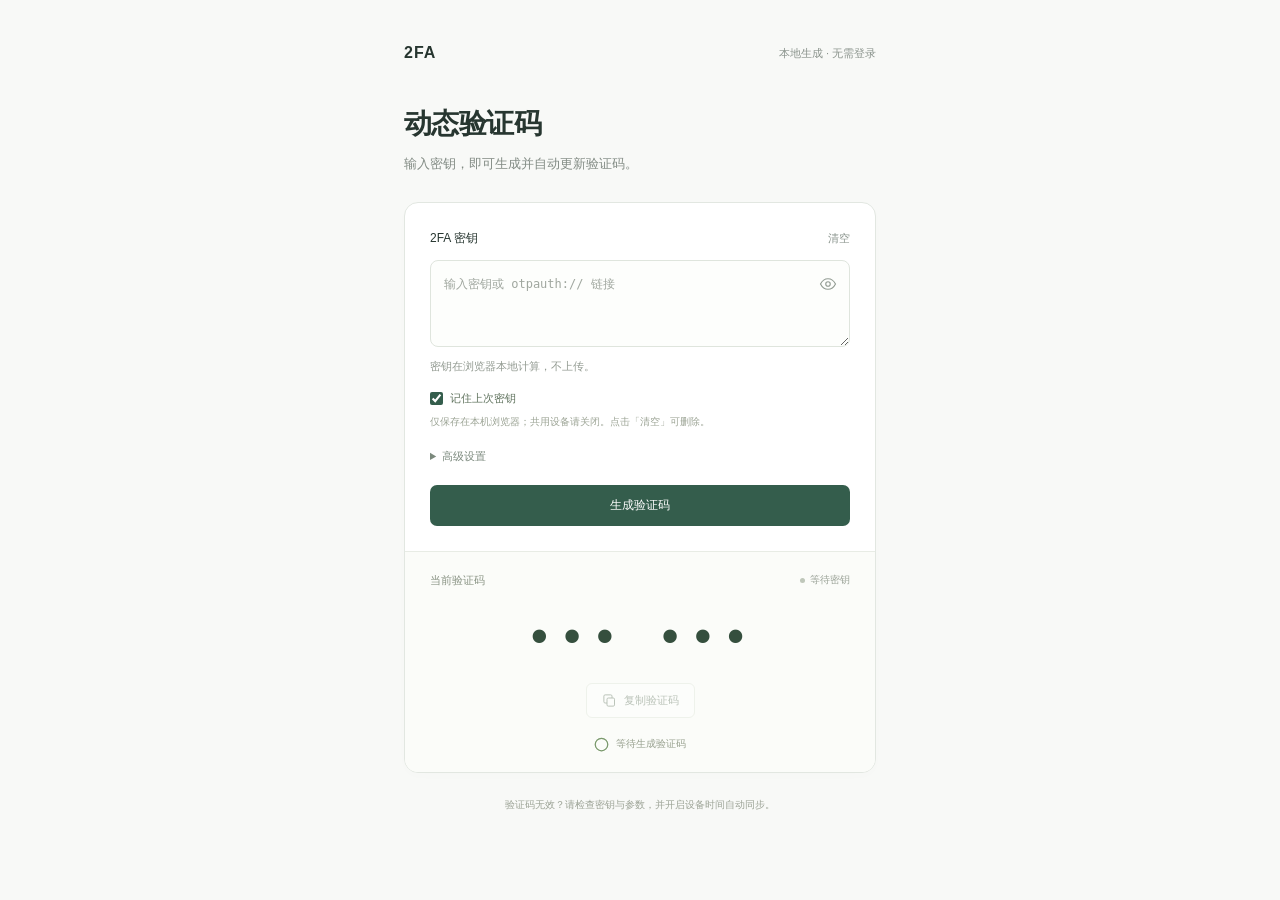
<file: index.html>
<!doctype html>
<html lang="zh-CN"><head><meta charset="UTF-8"><meta name="viewport" content="width=device-width, initial-scale=1"><meta name="description" content="输入 2FA 密钥，在浏览器本地生成动态验证码。"><meta name="referrer" content="no-referrer"><title>2FA 验证码</title><link rel="icon" href="data:image/svg+xml,%3Csvg xmlns='http://www.w3.org/2000/svg' viewBox='0 0 64 64'%3E%3Crect width='64' height='64' rx='14' fill='%23233430'/%3E%3Ctext x='32' y='43' text-anchor='middle' font-size='28' fill='white'%3E2F%3C/text%3E%3C/svg%3E"><link rel="stylesheet" href="theme.css"></head>
<body><main><header><span class="brand">2FA</span><span class="local">本地生成 · 无需登录</span></header><h1>动态验证码</h1><p class="subtitle">输入密钥，即可生成并自动更新验证码。</p><section class="card"><form id="form"><div class="field-title"><label for="secret">2FA 密钥</label><button type="button" class="text-btn" id="clear">清空</button></div><div class="secret-wrap"><textarea id="secret" class="hide-secret" spellcheck="false" autocomplete="off" autocapitalize="off" aria-describedby="hint error" placeholder="输入密钥或 otpauth:// 链接" required></textarea><button class="visibility" type="button" id="visibility" aria-label="显示密钥" title="显示密钥"><svg width="18" height="18" viewBox="0 0 24 24" fill="none" stroke="currentColor" stroke-width="1.5" aria-hidden="true"><path d="M2 12s3.5-7 10-7 10 7 10 7-3.5 7-10 7-10-7-10-7Z"/><circle cx="12" cy="12" r="3"/></svg></button></div><p id="hint" class="hint">密钥在浏览器本地计算，不上传。</p><div class="remember-row"><label for="remember"><input type="checkbox" id="remember" checked>记住上次密钥</label><span id="memory-status" role="status"></span></div><p class="memory-hint">仅保存在本机浏览器；共用设备请关闭。点击「清空」可删除。</p><details><summary>高级设置</summary><div class="options"><div><label for="algorithm">算法</label><select id="algorithm"><option>SHA1</option><option>SHA256</option><option>SHA512</option></select></div><div><label for="digits">位数</label><select id="digits"><option value="6">6 位</option><option value="8">8 位</option></select></div><div><label for="period">周期（秒）</label><input id="period" type="number" value="30" min="1" max="300" required></div></div></details><button type="submit" class="primary">生成验证码</button><div class="error" id="error" role="alert"></div></form><section class="result" aria-label="动态验证码"><div class="result-heading"><span>当前验证码</span><span class="live" id="live"><i></i><span>等待密钥</span></span></div><div class="account" id="account">准备好进行下一次验证</div><div class="code" id="code" aria-label="尚未生成验证码">••• •••</div><button class="copy" id="copy" disabled><svg width="15" height="15" viewBox="0 0 24 24" fill="none" stroke="currentColor" stroke-width="1.6" aria-hidden="true"><rect x="8" y="8" width="12" height="13" rx="2"/><path d="M16 8V5a2 2 0 0 0-2-2H5a2 2 0 0 0-2 2v9a2 2 0 0 0 2 2h3"/></svg><span id="copy-label">复制验证码</span></button><div class="timer"><svg class="ring" viewBox="0 0 36 36" aria-hidden="true"><circle cx="18" cy="18" r="15"/><circle class="progress" id="progress" cx="18" cy="18" r="15"/></svg><span id="countdown">等待生成验证码</span><span id="period-label">30 秒 / 周期</span></div></section></section><footer>验证码无效？请检查密钥与参数，并开启设备时间自动同步。</footer></main><div id="toast" class="toast" role="status"></div><script type="module" src="app.js"></script></body></html>
</file>
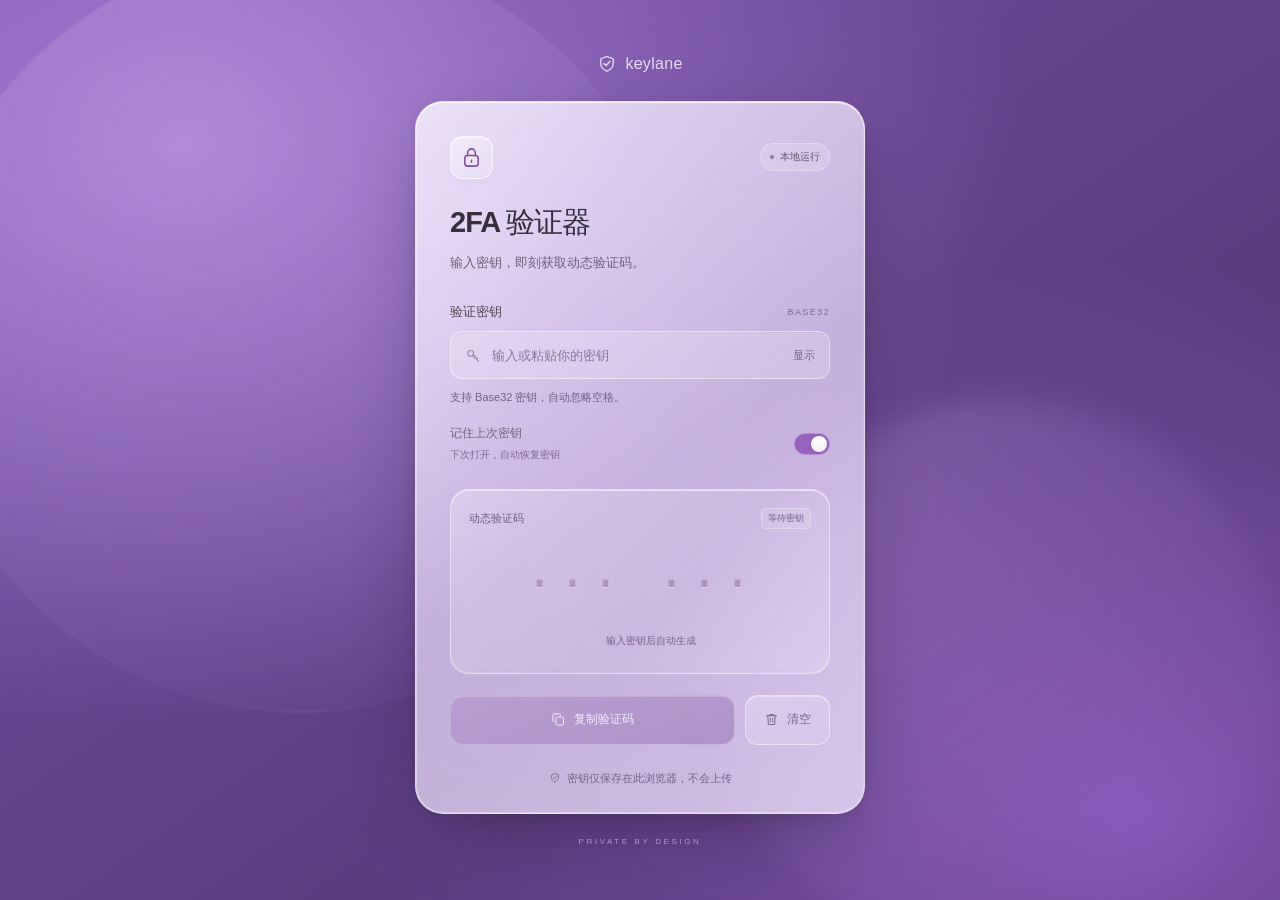
<file: keylane/index.html>
<!doctype html>
<html lang="zh-CN">
<head>
<meta charset="utf-8">
<meta name="viewport" content="width=device-width,initial-scale=1">
<meta name="theme-color" content="#69469a">
<meta name="description" content="简洁的 2FA 验证器，自动记住密钥，一键复制或清空。">
<title>2FA 验证器 · Keylane</title>
<link rel="stylesheet" href="style.css">
</head>
<body>
<div class="atmosphere" aria-hidden="true"></div>
<div class="shell">
<div class="wordmark"><svg viewBox="0 0 24 24" fill="none" aria-hidden="true"><path d="m12 3 7.5 3v5.5c0 4.6-4 7.8-7.5 9-3.5-1.2-7.5-4.4-7.5-9V6L12 3Z" stroke="currentColor" stroke-width="1.6"/><path d="m8.5 11.5 2.3 2.3 4.8-5" stroke="currentColor" stroke-width="1.6" stroke-linecap="round" stroke-linejoin="round"/></svg><span>keylane</span></div>
<main>
<header><div class="header-top"><div class="app-icon"><svg viewBox="0 0 24 24" fill="none" aria-hidden="true"><rect x="5" y="10" width="14" height="11" rx="3" stroke="currentColor" stroke-width="1.6"/><path d="M8 10V7a4 4 0 0 1 8 0v3m-4 5v2" stroke="currentColor" stroke-width="1.6" stroke-linecap="round"/></svg></div><span class="local-badge"><i></i> 本地运行</span></div><h1>2FA 验证器</h1><p>输入密钥，即刻获取动态验证码。</p></header>
<div class="field-label"><label for="secret">验证密钥</label><span>BASE32</span></div>
<div class="input-wrap"><svg viewBox="0 0 24 24" fill="none" aria-hidden="true"><circle cx="8" cy="9" r="4" stroke="currentColor" stroke-width="1.6"/><path d="m11 12 8 8m-3-3 2-2m-5-1 2-2" stroke="currentColor" stroke-width="1.6" stroke-linecap="round"/></svg><input id="secret" type="password" autocomplete="off" spellcheck="false" autocapitalize="characters" placeholder="输入或粘贴你的密钥" aria-describedby="error"><button id="reveal" aria-label="显示密钥" aria-pressed="false" type="button">显示</button></div>
<p id="error" role="status" class="hint">支持 Base32 密钥，自动忽略空格。</p>
<label class="remember"><span class="remember-copy">记住上次密钥<small id="saved-state" aria-live="polite">下次打开，自动恢复密钥</small></span><input id="remember" type="checkbox" checked><span class="toggle" aria-hidden="true"></span></label>
<section id="output" class="output" data-state="empty" aria-label="动态验证码">
<div class="output-heading"><span>动态验证码</span><span id="badge" class="badge" role="status">等待密钥</span></div>
<div id="code" class="code" aria-label="当前验证码">··· ···</div>
<div class="timer"><svg viewBox="0 0 36 36" aria-hidden="true"><circle class="track" cx="18" cy="18" r="15"/><circle id="ring" cx="18" cy="18" r="15"/></svg><span id="countdown">输入密钥后自动生成</span></div>
<div class="progress-track" aria-hidden="true"><div id="progress"></div></div>
</section>
<div class="actions"><button id="copy" disabled type="button"><svg viewBox="0 0 24 24" fill="none" aria-hidden="true"><rect x="8" y="8" width="12" height="13" rx="2.5" stroke="currentColor" stroke-width="1.6"/><path d="M15 5V4a1 1 0 0 0-1-1H5a2 2 0 0 0-2 2v9a1 1 0 0 0 1 1h1" stroke="currentColor" stroke-width="1.6" stroke-linecap="round"/></svg><span id="copy-label">复制验证码</span></button><button id="clear" type="button"><svg viewBox="0 0 24 24" fill="none" aria-hidden="true"><path d="M4 6h16M9 6V4h6v2M6 6l1 14h10l1-14m-8 4v6m4-6v6" stroke="currentColor" stroke-width="1.6" stroke-linecap="round" stroke-linejoin="round"/></svg>清空</button></div>
<footer><svg viewBox="0 0 24 24" fill="none" aria-hidden="true"><path d="m12 3 7 3v5c0 4-3.4 7.2-7 9-3.6-1.8-7-5-7-9V6l7-3Z" stroke="currentColor" stroke-width="1.6"/><path d="m9 11 2 2 4-4" stroke="currentColor" stroke-width="1.6" stroke-linecap="round" stroke-linejoin="round"/></svg>密钥仅保存在此浏览器，不会上传</footer>
</main>
<p class="bottom-note">PRIVATE BY DESIGN</p>
</div>
<div id="toast" role="status"></div>
<script type="module" src="app.js"></script>
</body>
</html>
</file>
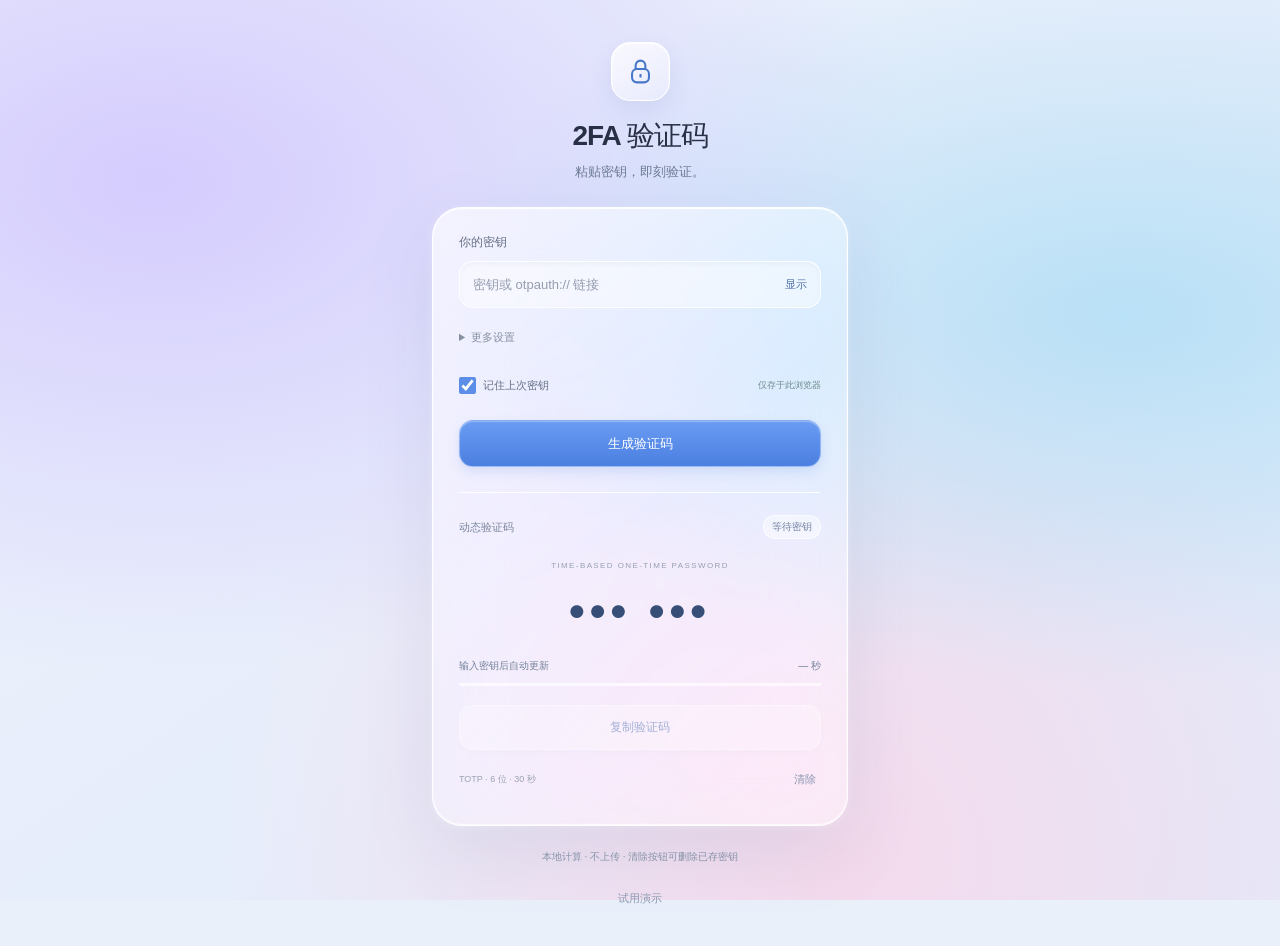
<file: keyroom-2fa/index.html>
<!doctype html><html lang="zh-CN"><head><meta charset="UTF-8"><meta name="viewport" content="width=device-width,initial-scale=1"><meta name="referrer" content="no-referrer"><title>Keyroom · 2FA 验证码</title><link rel="stylesheet" href="style.css"></head><body><main><div class="heading"><div class="app-icon"><svg width="29" height="29" viewBox="0 0 24 24" fill="none" stroke="currentColor" stroke-width="1.7"><rect x="5" y="10" width="14" height="11" rx="4"/><path d="M8 10V7a4 4 0 0 1 8 0v3M12 14v3"/></svg></div><h1>2FA 验证码</h1><p>粘贴密钥，即刻验证。</p></div><section class="glass"><form id="form"><label for="secret">你的密钥</label><div class="secret-wrap"><input id="secret" type="password" placeholder="密钥或 otpauth:// 链接" autocomplete="off" spellcheck="false" required><button id="show" type="button" aria-label="显示密钥">显示</button></div><details><summary>更多设置</summary><div class="settings"><label>算法<select id="algorithm"><option>SHA-1</option><option>SHA-256</option><option>SHA-512</option></select></label><label>位数<select id="digits"><option>6</option><option>8</option></select></label><label>周期<select id="period"><option value="30">30 秒</option><option value="60">60 秒</option></select></label></div></details><label class="remember"><input id="remember" type="checkbox" checked>记住上次密钥<span id="save-status" aria-live="polite">仅存于此浏览器</span></label><p id="error" role="alert"></p><button class="primary" type="submit">生成验证码</button></form><div class="result"><div class="result-head"><span>动态验证码</span><span id="status">等待密钥</span></div><div id="account" class="account">TIME-BASED ONE-TIME PASSWORD</div><div id="code" aria-label="当前验证码">••• •••</div><div class="timer"><span id="timer-label">输入密钥后自动更新</span><span id="seconds">— 秒</span></div><div class="track"><div id="bar"></div></div><button id="copy" disabled>复制验证码</button><div class="bottom"><span id="config">TOTP · 6 位 · 30 秒</span><button id="clear" type="button">清除</button></div></div></section><p class="privacy">本地计算 · 不上传 · 清除按钮可删除已存密钥</p><button id="demo" class="demo" type="button">试用演示</button></main><div id="toast" role="status"></div><script src="app.js"></script></body></html>
</file>
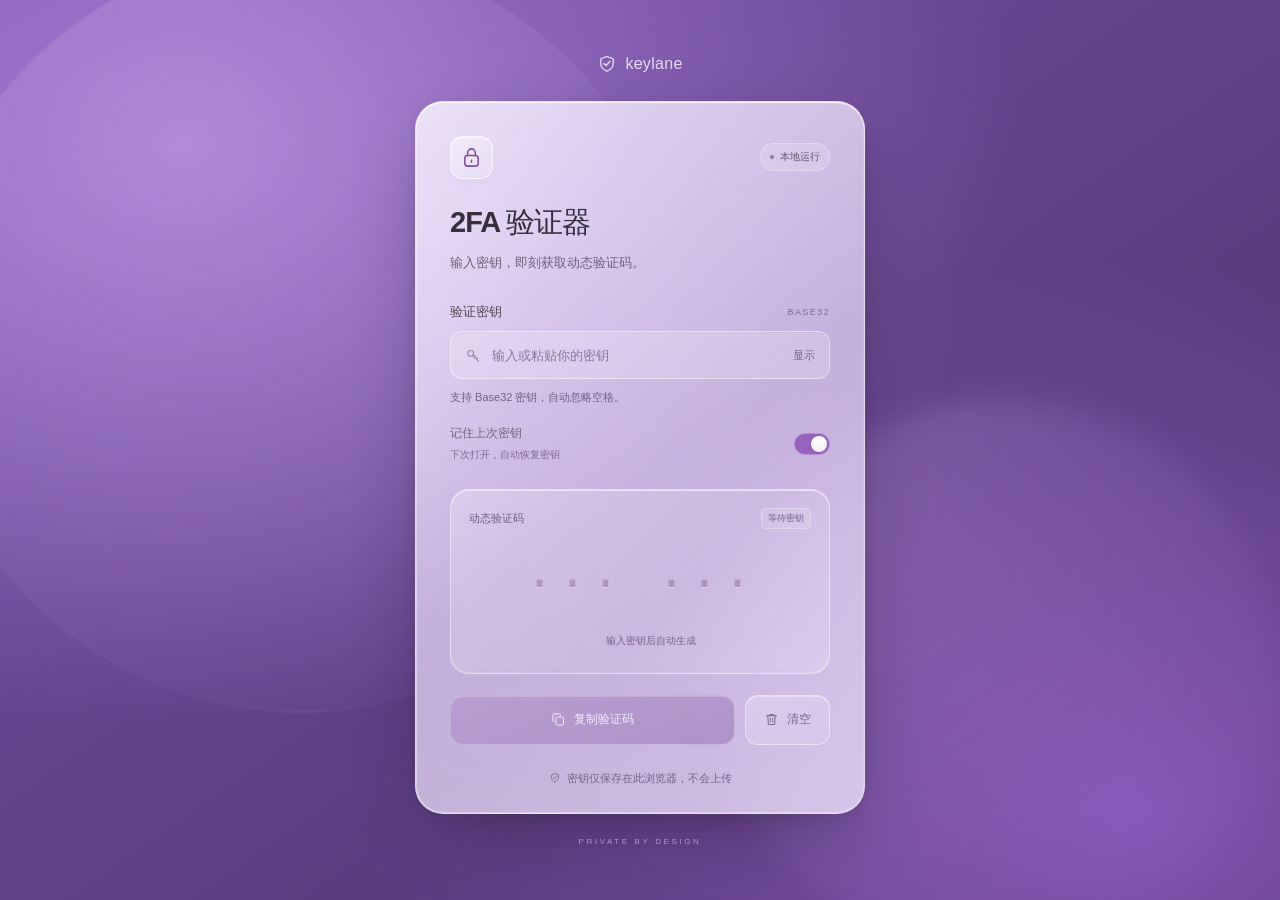
<file: keylane/standalone.html>
<!doctype html>
<html lang="zh-CN">
<head>
<meta charset="utf-8">
<meta name="viewport" content="width=device-width,initial-scale=1">
<meta name="theme-color" content="#69469a">
<meta name="description" content="简洁的 2FA 验证器，自动记住密钥，一键复制或清空。">
<title>2FA 验证器 · Keylane</title>
<style>:root{font-family:-apple-system,BlinkMacSystemFont,"SF Pro Display","Segoe UI","PingFang SC","Microsoft YaHei",sans-serif;color:#322d3a;background:#69469a;font-synthesis:none;-webkit-font-smoothing:antialiased}
*{box-sizing:border-box}body{margin:0;min-height:100svh;display:grid;place-items:center;padding:40px 20px;background:radial-gradient(ellipse at 14% 16%,#a178d1 0,transparent 54%),radial-gradient(ellipse at 88% 90%,#8355b3 0,transparent 48%),linear-gradient(145deg,#7952aa,#483066);isolation:isolate}
.atmosphere{position:fixed;inset:0;z-index:-1;pointer-events:none;overflow:hidden}.atmosphere:before{content:'';position:absolute;width:760px;height:760px;left:calc(50% - 720px);top:calc(50% - 500px);border-radius:50%;border:1px solid #ffffff0d;background:radial-gradient(circle at 35% 25%,#dcbeef42,#b995e014 65%,transparent);filter:blur(1px)}.atmosphere:after{content:'';position:absolute;width:560px;height:560px;left:calc(50% + 80px);top:calc(50% - 50px);border-radius:50%;background:radial-gradient(circle at 25% 20%,#d6b0f134,#b892e416 65%,transparent);filter:blur(14px)}
.shell{width:100%;max-width:450px;animation:arrive .4s ease-out both}.wordmark{display:flex;justify-content:center;align-items:center;gap:8px;color:#f5eff8dc;margin-bottom:27px;font-size:16px;font-weight:500;letter-spacing:.3px}.wordmark svg{width:20px;height:20px}
main{position:relative;isolation:isolate;padding:34px 34px 27px;border-radius:28px;border:1px solid #ffffff70;background:linear-gradient(145deg,#faf6ffcc,#eee3faad 52%,#f2e9fcbd);backdrop-filter:blur(36px) saturate(115%);-webkit-backdrop-filter:blur(36px) saturate(115%);box-shadow:0 30px 80px -25px #17111c70,0 5px 20px #251b3014,inset 0 1px 1px #ffffffe0,inset 0 -1px 1px #ffffff50}
main:before{content:'';position:absolute;inset:0;z-index:-1;pointer-events:none;border-radius:inherit;background:linear-gradient(115deg,#ffffff24,transparent 28%,transparent 80%,#ffffff10);box-shadow:inset 1px 0 1px #ffffff50}
header{margin-bottom:30px}.header-top{display:flex;align-items:center;justify-content:space-between;margin-bottom:25px}.app-icon{width:43px;height:43px;display:grid;place-items:center;border-radius:13px;color:#7d52a2;background:linear-gradient(140deg,#ffffff75,#ffffff20);border:1px solid #ffffff9c;box-shadow:0 3px 8px #3f304b08,inset 0 1px #ffffff9c}.app-icon svg{width:23px;height:23px}.local-badge{display:flex;align-items:center;gap:6px;font-size:10px;font-weight:400;color:#746780;background:#ffffff26;border:1px solid #ffffff48;padding:6px 9px;border-radius:20px}.local-badge i{height:4px;width:4px;border-radius:50%;background:#8c7b9c}
h1{margin:0;font-size:29px;font-weight:600;letter-spacing:-1px;line-height:1.3;color:#35303e}header p{margin:11px 0 0;font-size:12px;color:#797082;line-height:1.6}
.field-label{display:flex;justify-content:space-between;align-items:center;margin-bottom:10px}.field-label label{font-size:12px;font-weight:500;color:#504757}.field-label>span{font-size:9px;font-weight:400;letter-spacing:1.4px;color:#8e8398}
.input-wrap{display:flex;align-items:center;background:#ffffff33;border:1px solid #ffffff75;border-radius:12px;box-shadow:inset 0 1px 2px #5b476907;transition:box-shadow .2s,background .2s}.input-wrap:focus-within{background:#ffffff65;box-shadow:0 0 0 3px #8f739d20;border-color:#ffffffcf}.input-wrap>svg{width:17px;height:17px;flex-shrink:0;margin-left:14px;color:#9a8ba6}
input[type=password],input[type=text]{font:inherit;font-size:14px;width:100%;min-width:0;padding:15px 10px;background:none;border:0;outline:none;color:#41354a}input::placeholder{color:#97899f}button{font:inherit;cursor:pointer;border:0;touch-action:manipulation;-webkit-tap-highlight-color:transparent}button:focus-visible{outline:2px solid #7e628f;outline-offset:4px}#reveal{background:none;padding:13px 14px;color:#786387;font-size:11px;white-space:nowrap;min-height:44px}#reveal:hover{color:#4e365e}
.hint{font-size:10px;color:#86788f;line-height:1.65;margin:9px 0 15px;min-height:17px}.hint.error{color:#9d3446}.remember{display:flex;align-items:center;justify-content:space-between;font-size:12px;color:#76677f;cursor:pointer;position:relative;min-height:34px}.remember input{position:absolute;right:0;top:0;width:44px;height:34px;margin:0;opacity:0;cursor:pointer}.toggle{width:36px;height:22px;border:1px solid #ffffff45;border-radius:25px;background:#b5aabc;box-shadow:inset 0 1px 3px #4930580c;pointer-events:none;transition:background .2s}.toggle:after{content:'';display:block;width:16px;height:16px;margin:2px;border-radius:50%;background:linear-gradient(#fff,#f4f0f7);box-shadow:0 1px 3px #59406d25;transition:transform .2s}.remember input:checked+.toggle{background:#9863bf}.remember input:checked+.toggle:after{transform:translateX(14px)}.remember input:focus-visible+.toggle{outline:2px solid #7e628f;outline-offset:4px}
.output{position:relative;margin:23px 0 21px;padding:18px 18px 23px;text-align:center;border-radius:19px;border:1px solid #ffffff75;background:linear-gradient(135deg,#ffffff3d,#f9f6ff16 60%,#ffffff33);box-shadow:inset 0 1px #ffffff91,inset 0 -1px #ffffff30}.output-heading{display:flex;justify-content:space-between;align-items:center;font-size:10px;color:#81718d}.badge{font-size:9px;color:#8a7895;background:#ffffff22;border:1px solid #ffffff40;border-radius:5px;padding:3px 6px}.code{font-family:ui-monospace,SFMono-Regular,Consolas,"Liberation Mono",monospace;font-size:50px;font-variant-numeric:tabular-nums;letter-spacing:3px;font-weight:400;color:#654084;white-space:pre;line-height:1.1;margin:27px 0 23px;text-shadow:0 1px #ffffff60;user-select:all}.timer{display:flex;align-items:center;justify-content:center;gap:7px;font-size:10px;color:#8a7997}.timer svg{width:14px;height:14px;transform:rotate(-90deg)}.timer circle{fill:none;stroke-width:3}.track{stroke:#cfc3d9}#ring{stroke:#9c68c4;stroke-dasharray:94.25;stroke-dashoffset:94.25;transition:stroke-dashoffset .2s}
.actions{display:flex;gap:10px}.actions button{display:flex;justify-content:center;align-items:center;gap:8px;min-height:48px;padding:12px 18px;border-radius:13px;font-size:12px;font-weight:500;transition:background .18s,box-shadow .18s,transform .18s}.actions button svg{width:15px;height:15px;flex-shrink:0}#copy{flex:1;color:#faf7fc;border:1px solid #a97ad0;background:linear-gradient(155deg,#a775d1,#8954b6);box-shadow:0 4px 10px #5c3e7520,inset 0 1px #ffffff30}#copy:hover:not(:disabled){background:linear-gradient(155deg,#9a65c7,#7b46a9);box-shadow:0 5px 12px #5c3e7530,inset 0 1px #ffffff40}#copy:disabled{background:linear-gradient(155deg,#b799d0,#a88ac2);border-color:#ffffff50;box-shadow:inset 0 1px #ffffff40;color:#fff;cursor:default}#clear{color:#7f6a8d;border:1px solid #ffffff75;background:linear-gradient(145deg,#ffffff40,#ffffff15);box-shadow:inset 0 1px #ffffff60}#clear:hover{background:#ffffff70}.actions button:active:not(:disabled){transform:translateY(1px)}
footer{display:flex;align-items:center;justify-content:center;gap:6px;margin-top:25px;font-size:10px;color:#8a7a95}footer svg{width:12px;height:12px;flex-shrink:0}.bottom-note{text-align:center;color:#ddd0e299;font-size:8px;font-weight:500;letter-spacing:2.6px;margin:23px 0 0}
#toast{position:fixed;bottom:25px;left:50%;z-index:10;transform:translateX(-50%) translateY(5px);max-width:calc(100% - 32px);width:max-content;border:1px solid #ffffff60;border-radius:15px;background:#ebe5f0e6;backdrop-filter:blur(20px);-webkit-backdrop-filter:blur(20px);box-shadow:0 7px 25px #2e174825,inset 0 1px #ffffff70;color:#564361;font-size:12px;padding:14px 22px;opacity:0;pointer-events:none;transition:opacity .2s,transform .2s}#toast.show{opacity:1;transform:translateX(-50%) translateY(0)}
@keyframes arrive{from{opacity:0;transform:translateY(6px)}to{opacity:1;transform:translateY(0)}}
@supports not ((backdrop-filter:blur(1px)) or (-webkit-backdrop-filter:blur(1px))){main{background:linear-gradient(145deg,#f0e7fa,#e3d5f0)}#toast{background:#ebe5f0}}
@media(max-width:400px){body{padding:26px 16px}main{padding:27px 23px 25px;border-radius:25px}.wordmark{margin-bottom:22px}.code{font-size:42px;letter-spacing:2px}.output{padding-left:14px;padding-right:14px}.actions button{padding:12px 14px}h1{font-size:27px}header{margin-bottom:26px}}
@media(prefers-reduced-motion:reduce){*,*:before,*:after{animation:none!important;transition:none!important}}
@media(prefers-reduced-transparency:reduce){main{background:#ece5f3}.input-wrap,.output{background:#f3edf8}#toast{background:#ebe5f0}}

/* Refined hierarchy and interaction states. */
header p{color:#6e607c;font-size:13px}.field-label label{font-size:13px}.field-label>span{color:#7f6b90}.local-badge{color:#665371}.hint{color:#766083;font-size:11px}input[type=password],input[type=text]{font-size:16px;padding-top:14px;padding-bottom:14px}input::placeholder{font-size:13px;color:#8b739e}.input-wrap:has(input[aria-invalid=true]){border-color:#bf7f94;box-shadow:0 0 0 2px #bf7f9410}.remember{min-height:44px;margin-top:4px}.remember input{height:44px}.remember-copy{display:flex;flex-direction:column;gap:5px}.remember-copy small{font-size:10px;font-weight:400;color:#806a90;line-height:1.5}.remember-copy small.storage-error{color:#9d3446}.output{overflow:hidden;padding-bottom:25px;transition:border-color .2s}.output-heading{font-size:11px;color:#715c82}.badge{color:#756082}.code{font-weight:450}.output[data-state=empty] .code,.output[data-state=error] .code{color:#ad95bf;font-weight:400}.output[data-state=ready] .badge{color:#6f4b8e;background:#cdb7e52b;border-color:#c5addd50}.timer{color:#78618b;font-variant-numeric:tabular-nums}.progress-track{height:2px;position:absolute;left:20px;right:20px;bottom:0;background:#9a72bf12;border-radius:4px;overflow:hidden}#progress{height:100%;background:linear-gradient(90deg,#b895d1,#9267b5);transform:scaleX(0);transform-origin:left;transition:transform .2s}.output.expiring .timer{color:#926438}.output.expiring #ring{stroke:#b68a57}.output.expiring #progress{background:#b68a57}#copy.copied{background:linear-gradient(155deg,#8e6db2,#755491)}footer{font-size:11px;color:#776384;line-height:1.5}#copy:disabled{color:#fcfaff;opacity:.8}.actions button{min-height:50px}#reveal{min-width:50px}.bottom-note{color:#e9def0b3}
@media(max-width:400px){.remember-copy small{font-size:10px}.code{font-size:clamp(34px,11vw,42px)}footer{font-size:10px}}
</style>
</head>
<body>
<div class="atmosphere" aria-hidden="true"></div>
<div class="shell">
<div class="wordmark"><svg viewBox="0 0 24 24" fill="none" aria-hidden="true"><path d="m12 3 7.5 3v5.5c0 4.6-4 7.8-7.5 9-3.5-1.2-7.5-4.4-7.5-9V6L12 3Z" stroke="currentColor" stroke-width="1.6"/><path d="m8.5 11.5 2.3 2.3 4.8-5" stroke="currentColor" stroke-width="1.6" stroke-linecap="round" stroke-linejoin="round"/></svg><span>keylane</span></div>
<main>
<header><div class="header-top"><div class="app-icon"><svg viewBox="0 0 24 24" fill="none" aria-hidden="true"><rect x="5" y="10" width="14" height="11" rx="3" stroke="currentColor" stroke-width="1.6"/><path d="M8 10V7a4 4 0 0 1 8 0v3m-4 5v2" stroke="currentColor" stroke-width="1.6" stroke-linecap="round"/></svg></div><span class="local-badge"><i></i> 本地运行</span></div><h1>2FA 验证器</h1><p>输入密钥，即刻获取动态验证码。</p></header>
<div class="field-label"><label for="secret">验证密钥</label><span>BASE32</span></div>
<div class="input-wrap"><svg viewBox="0 0 24 24" fill="none" aria-hidden="true"><circle cx="8" cy="9" r="4" stroke="currentColor" stroke-width="1.6"/><path d="m11 12 8 8m-3-3 2-2m-5-1 2-2" stroke="currentColor" stroke-width="1.6" stroke-linecap="round"/></svg><input id="secret" type="password" autocomplete="off" spellcheck="false" autocapitalize="characters" placeholder="输入或粘贴你的密钥" aria-describedby="error"><button id="reveal" aria-label="显示密钥" aria-pressed="false" type="button">显示</button></div>
<p id="error" role="status" class="hint">支持 Base32 密钥，自动忽略空格。</p>
<label class="remember"><span class="remember-copy">记住上次密钥<small id="saved-state" aria-live="polite">下次打开，自动恢复密钥</small></span><input id="remember" type="checkbox" checked><span class="toggle" aria-hidden="true"></span></label>
<section id="output" class="output" data-state="empty" aria-label="动态验证码">
<div class="output-heading"><span>动态验证码</span><span id="badge" class="badge" role="status">等待密钥</span></div>
<div id="code" class="code" aria-label="当前验证码">··· ···</div>
<div class="timer"><svg viewBox="0 0 36 36" aria-hidden="true"><circle class="track" cx="18" cy="18" r="15"/><circle id="ring" cx="18" cy="18" r="15"/></svg><span id="countdown">输入密钥后自动生成</span></div>
<div class="progress-track" aria-hidden="true"><div id="progress"></div></div>
</section>
<div class="actions"><button id="copy" disabled type="button"><svg viewBox="0 0 24 24" fill="none" aria-hidden="true"><rect x="8" y="8" width="12" height="13" rx="2.5" stroke="currentColor" stroke-width="1.6"/><path d="M15 5V4a1 1 0 0 0-1-1H5a2 2 0 0 0-2 2v9a1 1 0 0 0 1 1h1" stroke="currentColor" stroke-width="1.6" stroke-linecap="round"/></svg><span id="copy-label">复制验证码</span></button><button id="clear" type="button"><svg viewBox="0 0 24 24" fill="none" aria-hidden="true"><path d="M4 6h16M9 6V4h6v2M6 6l1 14h10l1-14m-8 4v6m4-6v6" stroke="currentColor" stroke-width="1.6" stroke-linecap="round" stroke-linejoin="round"/></svg>清空</button></div>
<footer><svg viewBox="0 0 24 24" fill="none" aria-hidden="true"><path d="m12 3 7 3v5c0 4-3.4 7.2-7 9-3.6-1.8-7-5-7-9V6l7-3Z" stroke="currentColor" stroke-width="1.6"/><path d="m9 11 2 2 4-4" stroke="currentColor" stroke-width="1.6" stroke-linecap="round" stroke-linejoin="round"/></svg>密钥仅保存在此浏览器，不会上传</footer>
</main>
<p class="bottom-note">PRIVATE BY DESIGN</p>
</div>
<div id="toast" role="status"></div>
<script type="module">function decodeSecret(value){const s=value.toUpperCase().replace(/\s/g,'').replace(/=+$/,'');if(!/^[A-Z2-7]+$/.test(s)||![0,2,4,5,7].includes(s.length%8))throw Error('请输入有效的 Base32 密钥（字母 A–Z、数字 2–7）。');let bits=0,acc=0;const out=[];for(const c of s){acc=(acc<<5)|'ABCDEFGHIJKLMNOPQRSTUVWXYZ234567'.indexOf(c);bits+=5;if(bits>=8){bits-=8;out.push((acc>>bits)&255);acc&=(1<<bits)-1;}}if(acc!==0||out.length===0)throw Error('密钥格式不完整，请检查后重试。');return new Uint8Array(out);}
async function totp(secret,time=Date.now(),digits=6){const key=await crypto.subtle.importKey('raw',decodeSecret(secret),{name:'HMAC',hash:'SHA-1'},false,['sign']);const counter=new ArrayBuffer(8);new DataView(counter).setBigUint64(0,BigInt(Math.floor(time/30000)));const mac=new Uint8Array(await crypto.subtle.sign('HMAC',key,counter));const o=mac[mac.length-1]&15;const n=((mac[o]&127)<<24)|(mac[o+1]<<16)|(mac[o+2]<<8)|mac[o+3];return String(n%10**digits).padStart(digits,'0');}



const $ = id => document.getElementById(id);
const secret = $('secret');
const remember = $('remember');
const KEY = 'keylane.secret';
const PREF = 'keylane.remember';
const hint = '支持 Base32 密钥，自动忽略空格。';
let version = 0, current = '', currentStep = -1, requestedStep = -1;
let toastTimer, inputTimer, copiedTimer;

function toast(message) {
  $('toast').textContent = message;
  $('toast').classList.add('show');
  clearTimeout(toastTimer);
  toastTimer = setTimeout(() => $('toast').classList.remove('show'), 2600);
}
function storageStatus(text, failed = false) {
  $('saved-state').textContent = text;
  $('saved-state').classList.toggle('storage-error', failed);
}
function persist(valid = false) {
  try {
    localStorage.setItem(PREF, String(remember.checked));
    if (!remember.checked || !secret.value.trim()) {
      localStorage.removeItem(KEY);
      storageStatus(remember.checked ? '下次打开，自动恢复密钥' : '仅在本次页面中使用');
    } else if (valid) {
      localStorage.setItem(KEY, secret.value.toUpperCase().replace(/\s/g, ''));
      storageStatus('已保存在此浏览器');
    }
    return true;
  } catch {
    storageStatus('浏览器存储不可用，请勿依赖自动保存', true);
    return false;
  }
}
function clearCopyFeedback() {
  clearTimeout(copiedTimer);
  $('copy-label').textContent = '复制验证码';
  $('copy').classList.remove('copied');
}
function reset() {
  current = '';
  currentStep = -1;
  $('code').textContent = '··· ···';
  $('copy').disabled = true;
  $('badge').textContent = '等待密钥';
  $('countdown').textContent = '输入密钥后自动生成';
  $('ring').style.strokeDashoffset = '94.25';
  $('progress').style.transform = 'scaleX(0)';
  $('output').dataset.state = 'empty';
  $('output').classList.remove('expiring');
  clearCopyFeedback();
}
function hideSecret() {
  secret.type = 'password';
  $('reveal').textContent = '显示';
  $('reveal').setAttribute('aria-label', '显示密钥');
  $('reveal').setAttribute('aria-pressed', 'false');
}
function showError(message) {
  reset();
  $('error').textContent = message;
  $('error').className = 'hint error';
  secret.setAttribute('aria-invalid', 'true');
  $('badge').textContent = '检查密钥';
  $('output').dataset.state = 'error';
}
async function update({ save = false } = {}) {
  const revision = ++version;
  const value = secret.value;
  const time = Date.now();
  const step = Math.floor(time / 30000);
  requestedStep = step;
  if (!value.trim()) { reset(); return; }
  try {
    if (!globalThis.crypto?.subtle) throw Error('当前浏览器不支持生成验证码，请使用新版浏览器打开。');
    const code = await totp(value, time);
    if (revision !== version) return;
    if (Math.floor(Date.now() / 30000) !== step) { return update({ save }); }
    if (current && current !== code) clearCopyFeedback();
    current = code;
    currentStep = step;
    $('code').textContent = code.slice(0, 3) + ' ' + code.slice(3);
    $('copy').disabled = false;
    $('badge').textContent = '实时更新';
    $('output').dataset.state = 'ready';
    $('error').textContent = hint;
    $('error').className = 'hint';
    secret.setAttribute('aria-invalid', 'false');
    if (save) persist(true);
    tick();
  } catch (error) {
    if (revision !== version) return;
    showError(error.message);
    if (save && remember.checked) storageStatus('格式有误，未覆盖之前保存的密钥');
  }
}
function tick() {
  if (!current) return;
  const step = Math.floor(Date.now() / 30000);
  if (step !== currentStep) {
    // A stale code is never presented as usable during an async refresh.
    $('copy').disabled = true;
    $('badge').textContent = '正在更新';
    if (step !== requestedStep) update();
    return;
  }
  const left = 30 - Math.floor(Date.now() / 1000) % 30;
  $('countdown').textContent = left <= 5 ? left + ' 秒后更新，请及时使用' : left + ' 秒后更新';
  $('ring').style.strokeDashoffset = String(94.25 * (1 - left / 30));
  $('progress').style.transform = 'scaleX(' + left / 30 + ')';
  $('output').classList.toggle('expiring', left <= 5);
}
function legacyCopy(text) {
  const field = document.createElement('textarea');
  field.value = text;
  field.setAttribute('readonly', '');
  field.style.cssText = 'position:fixed;left:-9999px;top:0;font-size:16px';
  const previous = document.activeElement;
  document.body.appendChild(field);
  field.select();
  field.setSelectionRange(0, text.length);
  let ok = false;
  try { ok = document.execCommand('copy'); }
  finally { field.remove(); previous?.focus({ preventScroll: true }); }
  return ok;
}
async function writeClipboard(text) {
  try {
    if (!navigator.clipboard?.writeText) throw Error('Clipboard unavailable');
    await navigator.clipboard.writeText(text);
    return true;
  } catch {
    try { return legacyCopy(text); } catch { return false; }
  }
}
secret.addEventListener('input', () => {
  ++version;
  clearTimeout(inputTimer);
  reset();
  $('error').textContent = hint;
  $('error').className = 'hint';
  secret.setAttribute('aria-invalid', 'false');
  if (!secret.value.trim()) { persist(); return; }
  if (remember.checked) storageStatus('验证后自动保存');
  inputTimer = setTimeout(() => update({ save: true }), 220);
});
remember.addEventListener('change', () => {
  if (persist(!!current)) toast(remember.checked ? '已开启本地记忆' : '已关闭记忆，保存的密钥已移除');
});
$('reveal').onclick = () => {
  if (secret.type === 'text') { hideSecret(); return; }
  secret.type = 'text';
  $('reveal').textContent = '隐藏';
  $('reveal').setAttribute('aria-label', '隐藏密钥');
  $('reveal').setAttribute('aria-pressed', 'true');
};
$('clear').onclick = () => {
  ++version;
  clearTimeout(inputTimer);
  secret.value = '';
  reset();
  hideSecret();
  $('error').textContent = hint;
  $('error').className = 'hint';
  secret.setAttribute('aria-invalid', 'false');
  const removed = persist();
  toast(removed ? '密钥与本地记录已清空' : '页面已清空，但无法删除浏览器记录');
  secret.focus();
};
$('copy').onclick = async () => {
  if (!current || $('copy').disabled) return;
  const revision = version;
  const copiedCode = current;
  const copiedStep = currentStep;
  if (Math.floor(Date.now() / 30000) !== copiedStep) { await update(); toast('验证码已更新，请重新复制'); return; }
  const ok = await writeClipboard(copiedCode);
  if (revision !== version) return;
  if (!ok) { toast('无法自动复制，请长按或选中验证码复制'); return; }
  if (Math.floor(Date.now() / 30000) !== copiedStep) { toast('刚复制的验证码已到期，请复制新验证码'); return; }
  clearCopyFeedback();
  $('copy-label').textContent = '已复制';
  $('copy').classList.add('copied');
  toast('验证码已复制');
  copiedTimer = setTimeout(clearCopyFeedback, 2200);
};
try {
  remember.checked = localStorage.getItem(PREF) !== 'false';
  if (remember.checked) secret.value = localStorage.getItem(KEY) || '';
  storageStatus(secret.value ? '已恢复上次的密钥' : remember.checked ? '下次打开，自动恢复密钥' : '仅在本次页面中使用');
} catch { storageStatus('浏览器存储不可用，请勿依赖自动保存', true); }
update();
setInterval(tick, 250);
document.addEventListener('visibilitychange', () => {
  if (document.hidden) hideSecret();
  else { clearTimeout(inputTimer); update({ save: true }); }
});
</script>
</body>
</html>
</file>
<file: theme.css>
:root{color-scheme:light;--ink:#273630;--muted:#8a918d;--line:#e6e9e6;--accent:#345d4c}*{box-sizing:border-box}body{margin:0;background:#f8f9f7;color:var(--ink);font:14px -apple-system,BlinkMacSystemFont,"Segoe UI","Microsoft YaHei",sans-serif}button,input,select,textarea{font:inherit}button{cursor:pointer}button:disabled{cursor:default;opacity:.4}main{max-width:520px;margin:0 auto;padding:44px 24px 32px}header{display:flex;justify-content:space-between;align-items:center;margin-bottom:43px}.brand{font-size:16px;font-weight:700;letter-spacing:1px}.local{color:#8a938c;font-size:11px}h1{font-size:28px;font-weight:600;letter-spacing:-.6px;margin:0 0 10px}.subtitle{color:#828b84;font-size:13px;margin:0 0 27px;line-height:1.7}.card{border:1px solid #e2e7e1;background:#fff;border-radius:14px;overflow:hidden;box-shadow:0 3px 12px #24372b03}form{padding:25px}.field-title{display:flex;align-items:center;justify-content:space-between;margin-bottom:11px}label{font-size:12px;font-weight:500}.text-btn{border:0;background:none;color:#8a948d;font-size:11px;padding:3px 0}.text-btn:hover{color:#345d4c}.secret-wrap{position:relative}textarea{display:block;width:100%;min-height:87px;resize:vertical;border:1px solid #dfe5dd;border-radius:8px;padding:13px 39px 13px 13px;background:#fdfefc;color:#38483d;font:13px/1.7 ui-monospace,Consolas,monospace;outline:none;word-break:break-all}textarea::placeholder{color:#a0a79f;font-size:12px}.hide-secret{-webkit-text-security:disc}.visibility{position:absolute;right:9px;top:11px;border:0;background:none;color:#929c93;padding:4px;display:flex}textarea:focus,input:focus,select:focus{border-color:#7e9a86;box-shadow:0 0 0 3px #345d4c09;outline:none}.hint{color:#939b92;font-size:11px;margin:10px 0 20px;line-height:1.7}summary{font-size:11px;color:#7b897d;cursor:pointer}.options{display:grid;grid-template-columns:1fr 1fr 1fr;gap:12px;padding-top:15px}.options label{display:block;font-size:10px;color:#8a958a;margin-bottom:7px}.options input,.options select{background:white;border:1px solid #e0e6dd;border-radius:6px;padding:8px 5px;width:100%;font-size:12px;color:#4b5a4d}.primary{width:100%;border:0;border-radius:7px;padding:12px;margin-top:21px;background:#345d4c;color:white;font-size:12px;font-weight:500}.primary:hover{background:#294d3e}.error{color:#ba4d3f;font-size:11px;line-height:1.7}.error:not(:empty){margin-top:12px}.result{border-top:1px solid #e8ece5;background:#fbfcf9;padding:21px 25px 20px;text-align:center}.result-heading{display:flex;align-items:center;justify-content:space-between;font-size:11px;color:#899384}.live{font-size:10px;color:#9ba398;display:flex;align-items:center;gap:5px}.live i{width:5px;height:5px;background:#bfc7ba;border-radius:50%}.live.active{color:#63836b}.live.active i{background:#719c76}.account{display:none}.code{font-family:ui-monospace,"SFMono-Regular",Consolas,monospace;font-size:46px;font-weight:500;letter-spacing:5px;margin:23px 0 18px;color:#354f3e;white-space:nowrap;font-variant-numeric:tabular-nums}.code.eight{font-size:36px;letter-spacing:3px}.copy{display:inline-flex;gap:7px;align-items:center;justify-content:center;border:1px solid #dce4d7;background:white;border-radius:6px;padding:9px 15px;font-size:11px;color:#5c715b}.copy:hover{background:#f4f7f1}.timer{display:flex;align-items:center;justify-content:center;gap:7px;font-size:10px;color:#97a08e;margin-top:19px}.ring{width:15px;height:15px;transform:rotate(-90deg)}.ring circle{fill:none;stroke:#e0e7d9;stroke-width:3}.ring .progress{stroke:#7b9a6e;stroke-dasharray:94.25;stroke-dashoffset:0;transition:stroke-dashoffset .25s linear}#period-label{display:none}footer{text-align:center;font-size:10px;color:#9ca396;line-height:1.8;margin-top:23px}.toast{position:fixed;bottom:25px;left:50%;transform:translateX(-50%);background:#2e4436;color:#fff;padding:11px 20px;border-radius:8px;font-size:12px;display:none}button:focus-visible,summary:focus-visible{outline:2px solid #83a38a;outline-offset:3px}@media(max-width:540px){main{padding:26px 20px}header{margin-bottom:34px}h1{font-size:26px}form{padding:22px}.result{padding:20px 22px}.code{font-size:43px;letter-spacing:4px}.code.eight{font-size:32px;letter-spacing:2px}footer{font-size:10px}}@media(prefers-reduced-motion:reduce){*{transition:none!important}}

.remember-row{display:flex;align-items:center;justify-content:space-between;gap:10px;margin:0 0 7px}.remember-row label{display:flex;align-items:center;gap:7px;color:#61745f;font-size:11px;cursor:pointer;font-weight:400;white-space:nowrap}.remember-row input{margin:0;width:13px;height:13px;accent-color:#345d4c}.remember-row span{font-size:10px;color:#99a18f;line-height:1.6;text-align:right}.memory-hint{font-size:10px;color:#9ca495;line-height:1.8;margin:0 0 18px}.hint{margin-bottom:15px}
</file>
<file: keylane/style.css>
:root{font-family:-apple-system,BlinkMacSystemFont,"SF Pro Display","Segoe UI","PingFang SC","Microsoft YaHei",sans-serif;color:#322d3a;background:#69469a;font-synthesis:none;-webkit-font-smoothing:antialiased}
*{box-sizing:border-box}body{margin:0;min-height:100svh;display:grid;place-items:center;padding:40px 20px;background:radial-gradient(ellipse at 14% 16%,#a178d1 0,transparent 54%),radial-gradient(ellipse at 88% 90%,#8355b3 0,transparent 48%),linear-gradient(145deg,#7952aa,#483066);isolation:isolate}
.atmosphere{position:fixed;inset:0;z-index:-1;pointer-events:none;overflow:hidden}.atmosphere:before{content:'';position:absolute;width:760px;height:760px;left:calc(50% - 720px);top:calc(50% - 500px);border-radius:50%;border:1px solid #ffffff0d;background:radial-gradient(circle at 35% 25%,#dcbeef42,#b995e014 65%,transparent);filter:blur(1px)}.atmosphere:after{content:'';position:absolute;width:560px;height:560px;left:calc(50% + 80px);top:calc(50% - 50px);border-radius:50%;background:radial-gradient(circle at 25% 20%,#d6b0f134,#b892e416 65%,transparent);filter:blur(14px)}
.shell{width:100%;max-width:450px;animation:arrive .4s ease-out both}.wordmark{display:flex;justify-content:center;align-items:center;gap:8px;color:#f5eff8dc;margin-bottom:27px;font-size:16px;font-weight:500;letter-spacing:.3px}.wordmark svg{width:20px;height:20px}
main{position:relative;isolation:isolate;padding:34px 34px 27px;border-radius:28px;border:1px solid #ffffff70;background:linear-gradient(145deg,#faf6ffcc,#eee3faad 52%,#f2e9fcbd);backdrop-filter:blur(36px) saturate(115%);-webkit-backdrop-filter:blur(36px) saturate(115%);box-shadow:0 30px 80px -25px #17111c70,0 5px 20px #251b3014,inset 0 1px 1px #ffffffe0,inset 0 -1px 1px #ffffff50}
main:before{content:'';position:absolute;inset:0;z-index:-1;pointer-events:none;border-radius:inherit;background:linear-gradient(115deg,#ffffff24,transparent 28%,transparent 80%,#ffffff10);box-shadow:inset 1px 0 1px #ffffff50}
header{margin-bottom:30px}.header-top{display:flex;align-items:center;justify-content:space-between;margin-bottom:25px}.app-icon{width:43px;height:43px;display:grid;place-items:center;border-radius:13px;color:#7d52a2;background:linear-gradient(140deg,#ffffff75,#ffffff20);border:1px solid #ffffff9c;box-shadow:0 3px 8px #3f304b08,inset 0 1px #ffffff9c}.app-icon svg{width:23px;height:23px}.local-badge{display:flex;align-items:center;gap:6px;font-size:10px;font-weight:400;color:#746780;background:#ffffff26;border:1px solid #ffffff48;padding:6px 9px;border-radius:20px}.local-badge i{height:4px;width:4px;border-radius:50%;background:#8c7b9c}
h1{margin:0;font-size:29px;font-weight:600;letter-spacing:-1px;line-height:1.3;color:#35303e}header p{margin:11px 0 0;font-size:12px;color:#797082;line-height:1.6}
.field-label{display:flex;justify-content:space-between;align-items:center;margin-bottom:10px}.field-label label{font-size:12px;font-weight:500;color:#504757}.field-label>span{font-size:9px;font-weight:400;letter-spacing:1.4px;color:#8e8398}
.input-wrap{display:flex;align-items:center;background:#ffffff33;border:1px solid #ffffff75;border-radius:12px;box-shadow:inset 0 1px 2px #5b476907;transition:box-shadow .2s,background .2s}.input-wrap:focus-within{background:#ffffff65;box-shadow:0 0 0 3px #8f739d20;border-color:#ffffffcf}.input-wrap>svg{width:17px;height:17px;flex-shrink:0;margin-left:14px;color:#9a8ba6}
input[type=password],input[type=text]{font:inherit;font-size:14px;width:100%;min-width:0;padding:15px 10px;background:none;border:0;outline:none;color:#41354a}input::placeholder{color:#97899f}button{font:inherit;cursor:pointer;border:0;touch-action:manipulation;-webkit-tap-highlight-color:transparent}button:focus-visible{outline:2px solid #7e628f;outline-offset:4px}#reveal{background:none;padding:13px 14px;color:#786387;font-size:11px;white-space:nowrap;min-height:44px}#reveal:hover{color:#4e365e}
.hint{font-size:10px;color:#86788f;line-height:1.65;margin:9px 0 15px;min-height:17px}.hint.error{color:#9d3446}.remember{display:flex;align-items:center;justify-content:space-between;font-size:12px;color:#76677f;cursor:pointer;position:relative;min-height:34px}.remember input{position:absolute;right:0;top:0;width:44px;height:34px;margin:0;opacity:0;cursor:pointer}.toggle{width:36px;height:22px;border:1px solid #ffffff45;border-radius:25px;background:#b5aabc;box-shadow:inset 0 1px 3px #4930580c;pointer-events:none;transition:background .2s}.toggle:after{content:'';display:block;width:16px;height:16px;margin:2px;border-radius:50%;background:linear-gradient(#fff,#f4f0f7);box-shadow:0 1px 3px #59406d25;transition:transform .2s}.remember input:checked+.toggle{background:#9863bf}.remember input:checked+.toggle:after{transform:translateX(14px)}.remember input:focus-visible+.toggle{outline:2px solid #7e628f;outline-offset:4px}
.output{position:relative;margin:23px 0 21px;padding:18px 18px 23px;text-align:center;border-radius:19px;border:1px solid #ffffff75;background:linear-gradient(135deg,#ffffff3d,#f9f6ff16 60%,#ffffff33);box-shadow:inset 0 1px #ffffff91,inset 0 -1px #ffffff30}.output-heading{display:flex;justify-content:space-between;align-items:center;font-size:10px;color:#81718d}.badge{font-size:9px;color:#8a7895;background:#ffffff22;border:1px solid #ffffff40;border-radius:5px;padding:3px 6px}.code{font-family:ui-monospace,SFMono-Regular,Consolas,"Liberation Mono",monospace;font-size:50px;font-variant-numeric:tabular-nums;letter-spacing:3px;font-weight:400;color:#654084;white-space:pre;line-height:1.1;margin:27px 0 23px;text-shadow:0 1px #ffffff60;user-select:all}.timer{display:flex;align-items:center;justify-content:center;gap:7px;font-size:10px;color:#8a7997}.timer svg{width:14px;height:14px;transform:rotate(-90deg)}.timer circle{fill:none;stroke-width:3}.track{stroke:#cfc3d9}#ring{stroke:#9c68c4;stroke-dasharray:94.25;stroke-dashoffset:94.25;transition:stroke-dashoffset .2s}
.actions{display:flex;gap:10px}.actions button{display:flex;justify-content:center;align-items:center;gap:8px;min-height:48px;padding:12px 18px;border-radius:13px;font-size:12px;font-weight:500;transition:background .18s,box-shadow .18s,transform .18s}.actions button svg{width:15px;height:15px;flex-shrink:0}#copy{flex:1;color:#faf7fc;border:1px solid #a97ad0;background:linear-gradient(155deg,#a775d1,#8954b6);box-shadow:0 4px 10px #5c3e7520,inset 0 1px #ffffff30}#copy:hover:not(:disabled){background:linear-gradient(155deg,#9a65c7,#7b46a9);box-shadow:0 5px 12px #5c3e7530,inset 0 1px #ffffff40}#copy:disabled{background:linear-gradient(155deg,#b799d0,#a88ac2);border-color:#ffffff50;box-shadow:inset 0 1px #ffffff40;color:#fff;cursor:default}#clear{color:#7f6a8d;border:1px solid #ffffff75;background:linear-gradient(145deg,#ffffff40,#ffffff15);box-shadow:inset 0 1px #ffffff60}#clear:hover{background:#ffffff70}.actions button:active:not(:disabled){transform:translateY(1px)}
footer{display:flex;align-items:center;justify-content:center;gap:6px;margin-top:25px;font-size:10px;color:#8a7a95}footer svg{width:12px;height:12px;flex-shrink:0}.bottom-note{text-align:center;color:#ddd0e299;font-size:8px;font-weight:500;letter-spacing:2.6px;margin:23px 0 0}
#toast{position:fixed;bottom:25px;left:50%;z-index:10;transform:translateX(-50%) translateY(5px);max-width:calc(100% - 32px);width:max-content;border:1px solid #ffffff60;border-radius:15px;background:#ebe5f0e6;backdrop-filter:blur(20px);-webkit-backdrop-filter:blur(20px);box-shadow:0 7px 25px #2e174825,inset 0 1px #ffffff70;color:#564361;font-size:12px;padding:14px 22px;opacity:0;pointer-events:none;transition:opacity .2s,transform .2s}#toast.show{opacity:1;transform:translateX(-50%) translateY(0)}
@keyframes arrive{from{opacity:0;transform:translateY(6px)}to{opacity:1;transform:translateY(0)}}
@supports not ((backdrop-filter:blur(1px)) or (-webkit-backdrop-filter:blur(1px))){main{background:linear-gradient(145deg,#f0e7fa,#e3d5f0)}#toast{background:#ebe5f0}}
@media(max-width:400px){body{padding:26px 16px}main{padding:27px 23px 25px;border-radius:25px}.wordmark{margin-bottom:22px}.code{font-size:42px;letter-spacing:2px}.output{padding-left:14px;padding-right:14px}.actions button{padding:12px 14px}h1{font-size:27px}header{margin-bottom:26px}}
@media(prefers-reduced-motion:reduce){*,*:before,*:after{animation:none!important;transition:none!important}}
@media(prefers-reduced-transparency:reduce){main{background:#ece5f3}.input-wrap,.output{background:#f3edf8}#toast{background:#ebe5f0}}

/* Refined hierarchy and interaction states. */
header p{color:#6e607c;font-size:13px}.field-label label{font-size:13px}.field-label>span{color:#7f6b90}.local-badge{color:#665371}.hint{color:#766083;font-size:11px}input[type=password],input[type=text]{font-size:16px;padding-top:14px;padding-bottom:14px}input::placeholder{font-size:13px;color:#8b739e}.input-wrap:has(input[aria-invalid=true]){border-color:#bf7f94;box-shadow:0 0 0 2px #bf7f9410}.remember{min-height:44px;margin-top:4px}.remember input{height:44px}.remember-copy{display:flex;flex-direction:column;gap:5px}.remember-copy small{font-size:10px;font-weight:400;color:#806a90;line-height:1.5}.remember-copy small.storage-error{color:#9d3446}.output{overflow:hidden;padding-bottom:25px;transition:border-color .2s}.output-heading{font-size:11px;color:#715c82}.badge{color:#756082}.code{font-weight:450}.output[data-state=empty] .code,.output[data-state=error] .code{color:#ad95bf;font-weight:400}.output[data-state=ready] .badge{color:#6f4b8e;background:#cdb7e52b;border-color:#c5addd50}.timer{color:#78618b;font-variant-numeric:tabular-nums}.progress-track{height:2px;position:absolute;left:20px;right:20px;bottom:0;background:#9a72bf12;border-radius:4px;overflow:hidden}#progress{height:100%;background:linear-gradient(90deg,#b895d1,#9267b5);transform:scaleX(0);transform-origin:left;transition:transform .2s}.output.expiring .timer{color:#926438}.output.expiring #ring{stroke:#b68a57}.output.expiring #progress{background:#b68a57}#copy.copied{background:linear-gradient(155deg,#8e6db2,#755491)}footer{font-size:11px;color:#776384;line-height:1.5}#copy:disabled{color:#fcfaff;opacity:.8}.actions button{min-height:50px}#reveal{min-width:50px}.bottom-note{color:#e9def0b3}
@media(max-width:400px){.remember-copy small{font-size:10px}.code{font-size:clamp(34px,11vw,42px)}footer{font-size:10px}}
</file>
<file: keyroom-2fa/style.css>
:root{font-family:-apple-system,BlinkMacSystemFont,'SF Pro Display','Segoe UI','Microsoft YaHei',sans-serif;color:#273044;background:#eaf0fa;font-synthesis:none}*{box-sizing:border-box}body{margin:0;min-height:100svh;background:radial-gradient(ellipse at 12% 20%,#c9baffaa,transparent 48%),radial-gradient(ellipse at 88% 35%,#adddf5cc,transparent 45%),radial-gradient(ellipse at 65% 95%,#f8d5e8cc,transparent 52%),linear-gradient(145deg,#edf2fc,#e2eafa);background-attachment:fixed}main{width:min(100%,460px);margin:auto;padding:42px 22px 28px}.heading{text-align:center}.app-icon{display:grid;place-items:center;margin:0 auto 16px;width:59px;height:59px;border-radius:19px;color:#4777c9;background:linear-gradient(145deg,#ffffffc9,#ffffff44);border:1px solid #fff;box-shadow:0 8px 22px #6479ad1f,inset 0 1px 2px #fff;backdrop-filter:blur(20px)}h1{font-size:28px;font-weight:650;letter-spacing:-1px;margin:0 0 8px}.heading p{font-size:13px;color:#788196;margin:0 0 26px}.glass{background:linear-gradient(140deg,#ffffffad,#ffffff54 50%,#ffffff70);border:1px solid #ffffffed;border-radius:30px;padding:26px;box-shadow:0 20px 65px #6379a526,inset 0 1px 1px #fff,inset 0 -1px 1px #ffffffb3;backdrop-filter:blur(32px) saturate(155%);-webkit-backdrop-filter:blur(32px) saturate(155%)}button,input,select{font:inherit}button{cursor:pointer;transition:background .18s,transform .18s}button:active{transform:scale(.98)}button:focus-visible,summary:focus-visible{outline:2px solid #457bed;outline-offset:4px}label{font-size:12px;color:#657086;display:block;margin-bottom:10px}.secret-wrap{display:flex;overflow:hidden;border-radius:14px;background:#ffffff73;border:1px solid #ffffffd9;box-shadow:inset 0 2px 5px #566d9810}.secret-wrap:focus-within{outline:2px solid #82a8e9}input{width:100%;min-width:0;padding:15px 13px;background:transparent;border:0;outline:0;font-size:13px;color:#34405b}input::placeholder{color:#949caf}#show{border:0;background:none;color:#5576ac;font-size:11px;padding:0 13px}details{margin-top:15px}summary{font-size:11px;color:#8690a1;cursor:pointer}.settings{display:flex;gap:10px;margin-top:16px}.settings label{flex:1;font-size:10px}select{display:block;width:100%;padding:7px 3px;margin-top:7px;background:#ffffff7a;border:1px solid #fff;border-radius:7px;color:#465577;font-size:11px}#error{color:#b34659;font-size:11px;line-height:1.5;margin:10px 0}#error:empty{display:none}.primary{width:100%;margin-top:18px;padding:13px;border:1px solid #ffffff55;border-radius:14px;background:linear-gradient(180deg,#6a9cf3,#4b7fe0);color:white;font-size:13px;font-weight:600;box-shadow:0 5px 12px #5585d62b,inset 0 1px 1px #ffffff50}.primary:hover{background:#5587e5}.result{margin-top:25px;border-top:1px solid #ffffffd9;padding-top:22px}.result-head{display:flex;justify-content:space-between;align-items:center;font-size:11px;color:#79869b}#status{font-size:10px;background:#ffffff73;border:1px solid #ffffffb3;border-radius:20px;padding:4px 8px;color:#7385a3}.account{text-align:center;font-size:9px;letter-spacing:1px;color:#96a0b2;margin-top:22px;overflow-wrap:anywhere}#code{text-align:center;font-size:45px;letter-spacing:5px;font-weight:600;font-variant-numeric:tabular-nums;white-space:nowrap;color:#374e76;margin:15px 0 22px}.timer{display:flex;justify-content:space-between;font-size:10px;color:#8994a7}.track{height:3px;background:#ffffffa8;border-radius:4px;overflow:hidden;margin:10px 0 19px}#bar{width:0;height:100%;background:#81a2dd;transition:width .3s linear}#copy{width:100%;padding:12px;border-radius:13px;border:1px solid #fff;background:#ffffff85;color:#5276b1;font-size:12px;box-shadow:0 3px 9px #7181a00b}#copy:hover{background:#fff}#copy:disabled{opacity:.5;cursor:default}.bottom{display:flex;align-items:center;justify-content:space-between;margin-top:13px;color:#9aa3b3;font-size:9px}#clear{background:none;border:0;font-size:11px;color:#8795ac;padding:3px 0 3px 12px}.privacy{text-align:center;font-size:10px;color:#8995aa;margin:22px 0 12px}.demo{display:block;margin:auto;background:none;border:0;color:#8997af;font-size:11px;padding:5px 15px}#toast{display:none;position:fixed;bottom:28px;left:50%;transform:translateX(-50%);max-width:90%;width:max-content;background:#384c70ed;color:white;padding:12px 20px;border-radius:16px;font-size:12px;backdrop-filter:blur(15px);box-shadow:0 8px 30px #3c4e6b26}@media(max-width:380px){main{padding:28px 16px}.glass{padding:22px}#code{font-size:37px;letter-spacing:4px}}@media(prefers-reduced-motion:reduce){*{transition:none!important}}

#show{flex-shrink:0;white-space:nowrap}

.remember{display:flex;align-items:center;gap:7px;margin:17px 0 0;font-size:11px}.remember input{width:14px;height:14px;padding:0;margin:0;accent-color:#5d8ee7}.remember span{margin-left:auto;font-size:9px;color:#8995aa}
/* Quiet, tactile feedback for glass controls. */
button{position:relative;isolation:isolate;overflow:hidden;touch-action:manipulation;-webkit-tap-highlight-color:transparent;transition:transform .2s cubic-bezier(.2,.8,.2,1),box-shadow .2s,background .2s,color .2s}button:active:not(:disabled){transform:scale(.965)}button:disabled{cursor:default}.primary{min-height:47px}.primary:disabled{opacity:.7}.primary:active{box-shadow:0 2px 6px #5585d626,inset 0 2px 5px #315bb02b}#copy{min-height:45px}#copy.copied{background:#dcf4e5b8;color:#287451;border-color:#ffffffec;box-shadow:0 3px 15px #6db9951a}.tap-wave{pointer-events:none;position:absolute;width:20px;height:20px;border-radius:50%;background:#ffffff70;transform:translate(-50%,-50%) scale(0);animation:wave .6s ease-out forwards;z-index:1}.glass{animation:arrive .65s cubic-bezier(.2,.8,.2,1) both;box-shadow:0 24px 70px #6379a523,0 2px 7px #ffffff5c,inset 0 1px 1px #fff,inset 0 -1px 1px #ffffffb3}.secret-wrap{transition:box-shadow .2s,border-color .2s,background .2s}.secret-wrap:focus-within{outline:none;box-shadow:0 0 0 3px #75a4f326,inset 0 1px 4px #5268950d;border-color:#8db1ef;background:#ffffffa1}.secret-wrap:has([aria-invalid=true]){border-color:#d791a1;box-shadow:0 0 0 3px #d791a116}.result.live #status{color:#427f69;background:#e8f8ef80}.result.expiring #bar{background:#cc9c58}.result.expiring #seconds{color:#a7793f}.result.expiring #status{color:#9d7947;background:#fff4dc80}#status,#bar,#seconds{transition:color .3s,background .3s,width .3s}.code-refresh{animation:code-in .35s ease-out}.saved-flash{animation:save-in .5s ease-out}#save-status{color:#6c8b88}.error-shake{animation:shake .28s ease-out}#error{background:#fff0f27a;padding:10px 12px;border-radius:10px}.toast-enter{animation:toast-in .25s ease-out}#toast{bottom:max(28px,env(safe-area-inset-bottom));border:1px solid #ffffff42;line-height:1.6}#clear,.demo{min-height:40px;min-width:44px;border-radius:10px}#show{min-width:48px}.remember{min-height:34px;cursor:pointer}.remember input{width:17px;height:17px;cursor:pointer;flex-shrink:0}.remember:has(input:focus-visible){outline:2px solid #82a8e9;outline-offset:4px;border-radius:6px}summary{min-height:28px;line-height:28px;user-select:none}details[open] .settings{animation:code-in .2s ease-out}.account{font-size:8px;letter-spacing:1.4px}.bottom{margin-top:9px}.privacy{line-height:1.8}.heading p{color:#6d7b92}.timer{color:#74829a}
@media(hover:hover){.primary:hover{transform:translateY(-1px);box-shadow:0 7px 19px #5585d640}#copy:hover:not(:disabled){transform:translateY(-1px);box-shadow:0 5px 16px #7181a017}#show:hover,#clear:hover,.demo:hover{background:#ffffff66;color:#5074af}}
@keyframes wave{to{transform:translate(-50%,-50%) scale(22);opacity:0}}@keyframes arrive{from{opacity:0;transform:translateY(12px)}to{opacity:1;transform:translateY(0)}}@keyframes code-in{from{opacity:.3;transform:translateY(4px)}to{opacity:1;transform:translateY(0)}}@keyframes save-in{50%{filter:brightness(.75)}}@keyframes shake{25%{transform:translateX(-3px)}75%{transform:translateX(3px)}}@keyframes toast-in{from{opacity:0;transform:translate(-50%,8px)}to{opacity:1;transform:translate(-50%,0)}}
@media(max-width:480px){main{padding-top:26px}.app-icon{width:51px;height:51px;border-radius:17px;margin-bottom:12px}h1{font-size:26px}.heading p{margin-bottom:20px}#secret{font-size:16px}.glass{padding:23px}.remember{gap:6px}.remember span{font-size:9px}.account{letter-spacing:.7px}#code{font-size:clamp(29px,9vw,43px);letter-spacing:2px}}
@media(prefers-reduced-motion:reduce){*,*::before,*::after{animation:none!important;transition:none!important;scroll-behavior:auto!important}}
</file>
